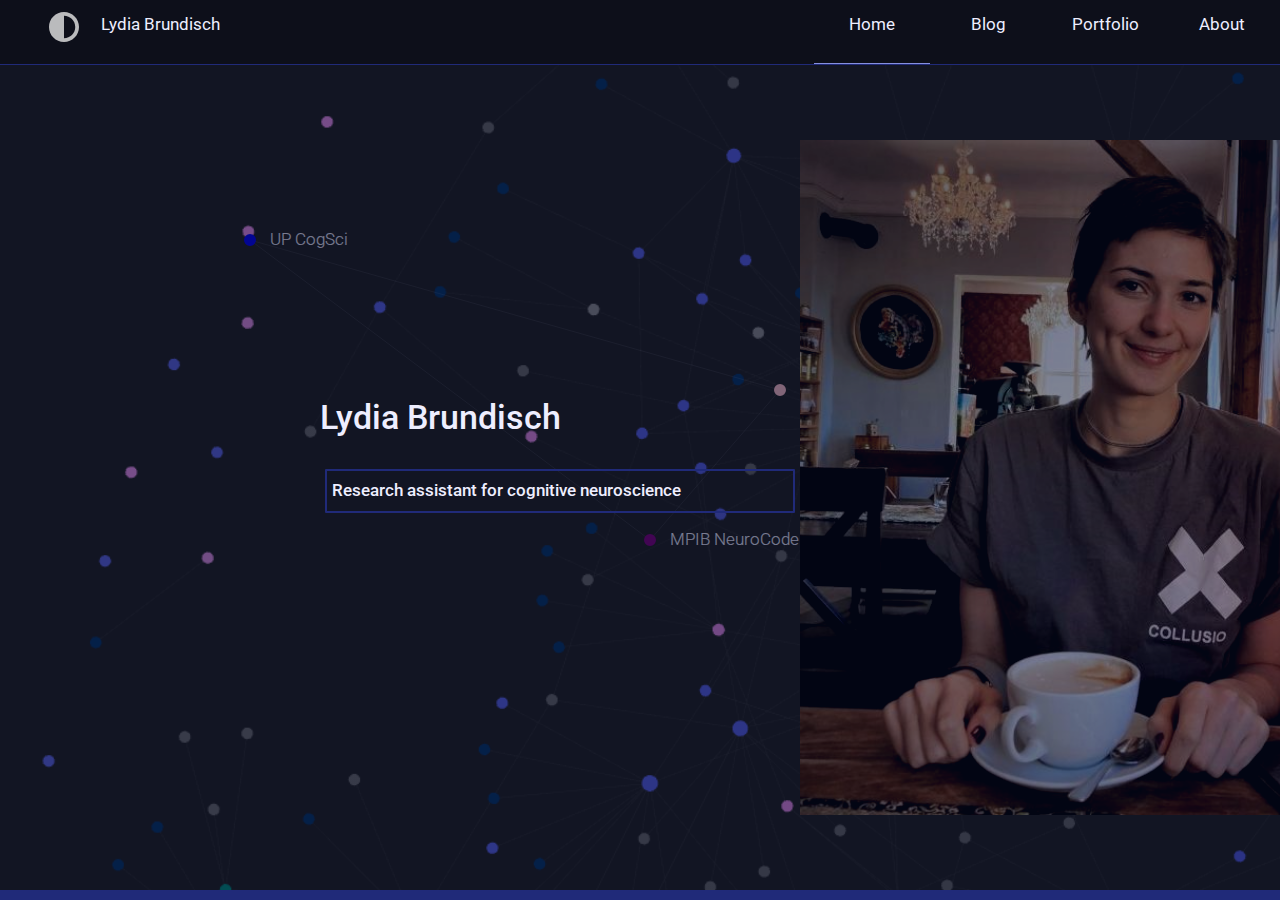
<file: index.html>
<!DOCTYPE html>
<html lang="en">

<head>
	<meta charset="UTF-8">
	<meta name="description" content="Learning skills for cognitive neuroscience">
	<meta name="keywords" content="psychology, cognitive science, neuroscience, programming">
	<meta name="author" content="Lydia Brundisch">
	<meta name="viewport" content="width=device-width, initial-scale=1.0">
	<meta http-equiv="X-UA-Compatible" content="ie=edge">
	<title>Lydia Brundisch - Home</title>
	<link rel="alternate" hreflang="en" href="https://lydiabrundisch.github.io/lydiabrundisch/html/index.html">
	<link rel="preconnect" href="https://fonts.googleapis.com">
	<link rel="preconnect" href="https://fonts.gstatic.com" crossorigin>
	<link
		href="https://fonts.googleapis.com/css2?family=Roboto:ital,wght@0,100;0,300;0,400;0,500;0,700;0,900;1,100;1,300;1,400;1,500;1,700;1,900&display=swap"
		rel="stylesheet">
	<link rel="stylesheet" type="text/css" href="styles/style_test.css" media="all">
	<link rel="shortcut icon" type="image/x-icon" href="images/favicon.ico">
	<!-- All .svg files are created and distributed by https://fontawesome.com/ are licensed under a Creative Commons Attribution 4.0 International License. See the about page for more details. -->
</head>

<body>
	<div class="grid-container">
		<div class="navbar">
			<button onclick="dark()" style="background-color: var(--bgc); border-style: none;">
			  <img src="images/circle-half-stroke-solid.svg" id="light-switch-dark" class="symbol">
			</button>
			<script>
			  function dark() {
				var element = document.body;
				element.className = "dark";
			  }
			</script>
			<button onclick="light()" style="background-color: var(--bgc); border-style: none;">
			  <img src="images/circle-half-stroke-solid.svg" id="light-switch-light" class="symbol">
			</button>
			<script>
			  function light() {
				var element = document.body;
				element.className = "light";
			  }
			</script>
			<a href="index.html" class="button" style="width: 10vw; margin-left: 4vw;">
				Lydia&nbsp;Brundisch
			</a>
		</div>
		<div class="navbar-inner">
			<a href="index.html" class="symbol-link">
				<img src="images/home-solid.svg" class="symbol" alt="House icon representing link to home page"
					aria-label="Link to home page" id="current-page">
			</a>
			<a href="index.html" class="button" id="highlight">
				Home
			</a>
			<a href="html/blog.html" class="symbol-link">
				<img src="images/newspaper-regular.svg" class="symbol"
					alt="Newspaper icon representing link to blog page" aria-label="Link to blog page">
			</a>
			<a href="html/blog.html" class="button">
				Blog
			</a>
			<a href="html/portfolio.html" class="symbol-link">
				<img src="images/archive-solid.svg" class="symbol"
					alt="Archive box icon representing link to portfolio page" aria-label="Link to portfolio page">
			</a>
			<a href="html/portfolio.html" class="button">
				Portfolio
			</a>
			<a href="html/about.html" class="symbol-link">
				<img src="images/address-card-regular.svg" class="symbol"
					alt="Address card icon representing link to about page" aria-label="Link to about page">
			</a>
			<a href="html/about.html" class="button">
				About
			</a>
		</div>
		<div class="main">
			<div class="hero-gradient"></div>
			<div class="hero-obsidian">
				<img src="images/Obsidian_graph_view.png"
					alt="Screenshot of the graph view of files in my Obsidian knowledge base"
					title="Screenshot of the graph view of files in my Obsidian knowledge base" aria-label="Background">
			</div>
			<div class="hero-overlay"></div>
		</div>
		<div class="text">
			<h1>
				Lydia Brundisch
			</h1>
			<h4>
				Research assistant for cognitive neuroscience
			</h4>
		</div>
		<div class="profile-image">
			<img src="images/profile.png" alt="Photograph of me" title="Photograph of me" aria-label="Photograph of me">
		</div>
	</div>
	<svg class="institutions" alt="My associations: UP CogSci, MPIB NeuroCode, and MPIB LifespanPsychology" style="position: absolute; top: 190px; left: 200px; " height="400" width="850" stroke-width="0.1">
		<path d="M 50 50 l 400 300" fill="none" />
		<path d="M 450 350 l 130 -150" fill="none" />
		<path d="M 580 200 l -530 -150" fill="none" />
		<g stroke-width="6">
			<circle id="UP" cx="50" cy="50" r="3" stroke="blue" />
			<circle id="NC" cx="450" cy="350" r="3" stroke="purple" />
			<circle id="LIP" cx="580" cy="200" r="3" stroke="pink" />
		</g>
		<g stroke-width="0.1">
			<text x="70" y="55"> UP CogSci </text>
			<text x="470" y="355"> MPIB NeuroCode </text>
			<text x="600" y="205"> MPIB LifespanPsychology </text>
		</g>
	</svg>
	<div class="institutions-animation" alt="Animatied highlight between my associations"></div>
</body>

</html>
</file>
<file: styles/style_test.css>
/* general */

html {
	background-color: var(--h);
	height: 100%;
}

body {
	text-align: justify;
	margin-left: auto;
	margin-right: auto;
	color: var(--c);
	font-family: 'Roboto', sans-serif;
	font-size: calc(12px + .4vw);
	font-weight: 300;
	line-height: 1.7;
	overflow: clip;
}

.grid-container {
	display: grid;
	grid-template-columns: repeat(8, 1fr);
	grid-template-rows: repeat(12, 1fr);
	row-gap: 1px;
	column-gap: none;
	height: 100vh;
	margin-top: -1vh;
	margin-bottom: -1.5vh;
	overflow: clip;
	background-color: var(--h);
}

h1 {
	font-size: 2em;
	font-weight: 500;
}

h2 {
	font-size: 2em;
	font-weight: 500;
	text-align: left;
}

h3 {
	font-size: 1.5em;
	font-weight: 400;
}

h4 {
	font-size: 1em;
	font-weight: 500;
	text-align: left;
}

h5 {
	font-size: 0.8em;
	font-weight: 500;
	text-align: center;
}

a {
	text-decoration: none;
	color: var(--linkblue);
	font-weight: bolder;
}

a:hover {
	filter: brightness(1.2);
}

.navbar {
	grid-area: 1 / 1 / 2 / 9;
	background-color: var(--bgc);
}

.navbar-inner {
	grid-area: 1 / 3 / 2 / 9;
	display: flex;
	justify-content: end;
	text-align: center;
}

@media (min-width: 1000px) {

	.navbar,
	.navbar-inner {
		padding-top: 0.7vh;
	}

	.navbar img {
		margin-top: -0.7vh;
	}

	.grid-container {
		margin-top: -2vh;
	}
}

.button {
	border: none;
	color: var(--c);
	text-align: center;
	text-decoration: none;
	display: inline-block;
	width: 7vw;
	padding: 1.5vh;
}

.button:hover {
	background-color: var(--bgc);
	font-weight: bolder;
}

.symbol {
	filter: invert(1) opacity(.3);
	height: 10vh;
	max-height: 30px;
	padding: 3vh;
	display: inline-block;
}

.symbol:hover {
	filter: invert(1) opacity(.8);
}

.symbol::selection {
	background-color: #664400;
}

#current-page {
	filter: invert(0.9) opacity(.8);
}

#highlight {
	border-bottom: 1px solid var(--linkblue);
	color: var(--c)
}

#highlight:hover {
	filter: none;
}

@media (max-width: 1000px) {
	.button {
		display: none;
	}

	#light-switch-dark,
	#light-switch-light {
		display: none !important;
	}
}

@media (min-width: 1001px) {

	.symbol-link,
	.symbol {
		display: none;
	}
}

.main {
	grid-area: 2 / 1 / 13 / 9;
	position: relative;
	overflow: clip;
}

@media (max-width: 1000px) {
	.navbar {
		grid-area: 1 / 1 / 2 / 9;
	}

	.navbar-inner {
		grid-area: 1 / 1 / 2 / 9;
	}

	.main {
		grid-area: 1 / 1 / 12 / 9;
	}
}

@media (max-height: 600px) {
	h1 {
		font-size: 1.6em;
		;
	}

	h4 {
		font-size: 0.8em;
		;
	}
}

/* home */

.hero-gradient {
	background: linear-gradient(85deg, white, black);
	background-size: 800% 200%;
	position: absolute;
	top: 0;
	bottom: 0;
	left: 0;
	right: 0;
	animation: gradient-animation 8s ease infinite;
}

@keyframes gradient-animation {
	0% {
		background-position: 0% 33%
	}

	50% {
		background-position: 100% 68%
	}

	100% {
		background-position: 0% 33%
	}
}

.hero-obsidian {
	position: absolute;
}

.hero-obsidian img {
	min-width: 125%;
}

.hero-overlay {
	position: absolute;
	top: 0;
	bottom: 0;
	left: 0;
	right: 0;
	background-color: hsla(231, 80%, 8%, 0.5);
	z-index: 150;
}

.text {
	grid-area: 6 / 3 / 11 / 6;
	z-index: 200;
}

.profile-image {
	grid-area: 3 / 6 / 12 / 8;
	display: flex;
	justify-content: normal;
	z-index: 100;
}

.profile-image img {
	filter: contrast(1.2);
	min-height: 100%;
}

@media (max-width: 1000px) {
	.text {
		grid-area: 2 / 2 / 12 / 5;
	}

	.profile-image {
		grid-area: 2 / 4 / 12 / 7;
	}
}

@media (max-width: 600px) {
	.profile-image {
		grid-area: 2 / 2 / 12 / 7;
	}

	.institutions,
	.institutions-animation {
		display: none;
	}
}

.institutions {
	fill: var(--c);
	stroke: var(--c)
}

.institutions-animation {
	width: 12px;
	height: 12px;
	border-radius: 50%;
	position: absolute;
	animation: move 4s infinite;
}

#UP {
	stroke: blue;
}

#NC {
	stroke: purple;
}

#LIP {
	stroke: pink;
}

.light #UP {
	stroke: gray;
}

.light #NC {
	stroke: turquoise;
}

.light #LIP {
	stroke: darkcyan;
}

@keyframes move {
	0% {
		left: 244px;
		top: 234px;
		background-color: rgba(255, 255, 255, 0.05);
	}

	28% {
		left: 644px;
		top: 534px;
		background-color: rgba(255, 255, 255, 0.05);
	}

	33% {
		left: 644px;
		top: 534px;
		background-color: rgba(255, 255, 255, 0.2);
	}

	34% {
		left: 644px;
		top: 534px;
		background-color: rgba(255, 255, 255, 0.05);
	}

	61% {
		left: 774px;
		top: 384px;
		background-color: rgba(255, 255, 255, 0.05);
	}

	66% {
		left: 774px;
		top: 384px;
		background-color: rgba(255, 255, 255, 0.7);
	}

	67% {
		left: 774x;
		top: 384px;
		background-color: rgba(255, 255, 255, 0.05);
	}

	95% {
		left: 244px;
		top: 234px;
		background-color: rgba(255, 255, 255, 0.05);
	}

	100% {
		left: 244px;
		top: 234px;
		background-color: rgba(255, 255, 255, 0.4);
	}
}

/* blog, portfolio */

.description {
	grid-area: 2 / 1 / 13 / 3;
	font-size: 0.8em;
	background-color: var(--bgc);
	padding: 2vw;
	padding-right: 8vw;
	color: #abacba;
}

.description h3 {
	color: var(--c);
}

#subtle-highlight {
	border: 1px solid var(--h);
}

#subtle-highlight:hover {
	background-color: var(--bgc);
	font-weight: bolder;
}

.blog-container {
	grid-area: 2 / 3 / 13 / 8;
	overflow-y: scroll;
	background-color: var(--bgc);
	padding: 2vw;
	padding-left: 6vw;
	padding-right: 6vw;
}

.entry {
	border-bottom: 1px solid var(--h);
	margin-bottom: 80px;
}

.tags {
	font-size: 0.6em;
	color: #abacba;
	display: flex;
	justify-content: end;
}

.select {
	color: inherit;
	background-color: var(--bgc);
	border: 1px solid var(--h);
	text-align: center;
	text-decoration: none;
	display: inline-block;
	font-family: inherit;
	font-size: inherit;
	margin-top: -0.1em;
	font-weight: inherit;
	cursor: pointer;
	margin-left: 10px;
}

.select:hover {
	background-color: var(--h);
}

.filter {
	display: none;
}

.results {
	display: initial;
}

.content {
	width: 100%;
}

text.gtitle[style],
.xtitle[style],
.ytitle[style] {
	fill: none !important;
}

.profile-card {
	grid-area: 2 / 8 / 13 / 9;
	background-color: var(--bgc);
	padding: 2vw;
}

.container-vis canvas {
	height: 50vh;
	max-height: 25vw;
	width: 95vw;
	max-width: 100%;
}

/* about */

.about-background {
	grid-area: 2 / 1 / 13 / 9;
	background-color: var(--bgc);
}

.about-text {
	grid-area: 2 / 3 / 13 / 8;
	overflow-y: scroll;
	padding: 2vw;
	padding-left: 6vw;
	padding-right: 6vw;
}

#license {
	display: flex;
	float: left;
	margin-right: 15px;
}

.citeless__animation__deletable {
	position: relative;
	animation: text-progression 6s ease infinite;
}

.citeless__animation {
	border-left: 2px solid var(--h);
}

@keyframes text-progression {
	0% {
		color: var(--bgc);
	}

	1% {
		color: var(--c);
	}

	28% {
		color: var(--c);
	}

	29% {
		color: var(--bgc);
	}

	96% {
		color: var(--bgc);
	}
}

.citeless__animation__block {
	position: absolute;
	animation: block-progression 6s ease infinite;
	background-color: var(--h);
	padding-bottom: 27px;
	top: 0;
	left: 0;
	margin: 0;
}

@keyframes block-progression {
	0% {
		padding-right: 5px;
	}

	30% {
		padding-right: 188px;
	}

	60% {
		padding-right: 25px;
	}

	80% {
		padding-right: 25px;
		top: 0;
		padding-bottom: 27px;
	}

	90% {
		padding-right: 25px;
		top: 30px;
		padding-bottom: 0;
	}

	100% {
		padding-right: 25px;
		top: 30px;
		padding-bottom: 0;
	}
}

.citeless__animation__dot {
	position: absolute;
	animation: dot-progression 6s ease infinite;
	padding: 2px;
	border-radius: 50%;
	background-color: var(--c);
	margin: 0;
}

@keyframes dot-progression {
	0% {
		transform: translate3D(190px, 18px, 0px)
	}

	30% {
		transform: translate3D(190px, 18px, 0px)
	}

	60% {
		transform: translate3D(26px, 18px, 0px)
	}

	70% {
		transform: translate3D(26px, -5px, 0px)
	}

	80% {
		transform: translate3D(12px, -5px, 0px)
	}

	90% {
		transform: translate3D(12px, -10px, 0px)
	}

	95% {
		transform: translate3D(0px, -10px, 0px)
	}

	100% {
		transform: translate3D(0px, -10px, 0px)
	}
}

.flex-container {
	display: flex;
	flex-direction: row;
}

.flex-column {
	display: flex;
	flex-direction: column;
	flex: 1;
}

.flex-column p,h4 {
	margin: 5px;
	padding: 5px;
	border-radius: 1px;
	border: 2px solid var(--h);
}

.flex-column h4 {
	background-color: var(--h);
}

@media (max-width: 1000px) {

	.main,
	.blog-container,
	.about-text,
	.about-background {
		grid-area: 2 / 1 / 13 / 9;
	}

	.blog-container, .about-text {
		padding-left: 5vw;
		padding-right: 5vw;
	}

	.description,
	.profile-card,
	#big {
		display: none;
	}
}

/* uncleaned dark / light theme */

:root {
	--bgc: #0d0f1a;
	--c: #eeeeff;
	--h: #202a79;
	--linkblue: #8690df;
}

.dark {
	--bgc: #0d0f1a;
	--c: #eeeeff;
	--h: #202a79;
	--linkblue: #8690df;
}

.light {
	--bgc: hsl(231, 32%, 97%);
	--c: #151515;
	--h: #202a79;
	--linkblue: #8690df;
}

.light {
	color: #303030 !important;
}

.light .symbol {
	filter: invert(0) opacity(0.3);
}

.light #current-page {
	filter: invert(0.1) opacity(.8);
}

.light #light-switch-light {
	display: none;
}

.dark #light-switch-dark {
	display: none;
}

.light #light-switch-dark {
	display: inline-block;
}

#light-switch-dark,
#light-switch-light {
	display: inline-block;
	position: absolute;
	text-align: center;
	top: -1vh;
	cursor: pointer;
}

#light-switch-dark {
	filter: invert(0.1) opacity(0.8);
	display: none;
	left: 1vw;
}

#light-switch-light {
	filter: invert(0.9) opacity(0.8);
}

.light .hero-overlay {
	background-color: rgba(238, 238, 238, 0.2);
}

.light .hero-obsidian {
	filter: invert(1) hue-rotate(90deg);
}

.light .profile-image {
	filter: none;
}

.light #special-light-mode-1 {
	filter: hue-rotate(180deg) invert();
}

.light #special-light-mode-2 {
	filter: hue-rotate(180deg) invert() contrast(0.3);
	border: none;
}

.light a:hover {
	filter: brightness(0.95);
}
</file>
